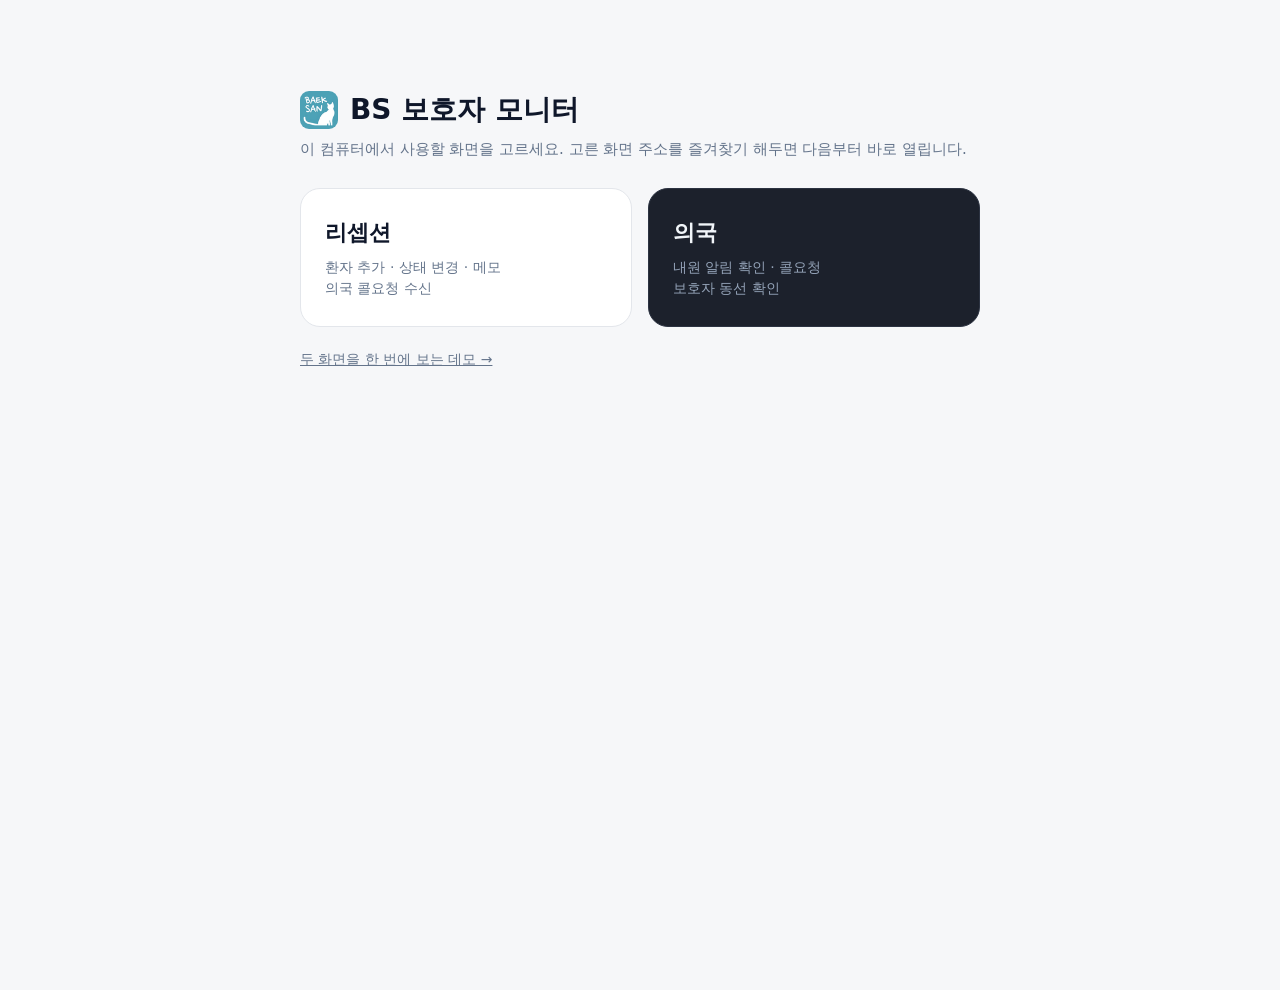
<file: index.html>
<!DOCTYPE html>
<html lang="ko">
<head>
<meta charset="utf-8">
<meta name="viewport" content="width=device-width, initial-scale=1">
<link rel="icon" type="image/png" sizes="32x32" href="/icons/icon-32.png">
<link rel="apple-touch-icon" href="/icons/icon-180.png">
<title>BS 보호자 모니터</title>
<link rel="stylesheet" href="style.css">
<style>
  .pick { max-width: 720px; margin: 10vh auto 0; padding: 0 20px; }
  .pick h1 { display: flex; align-items: center; gap: 12px; font-size: 28px; margin: 0 0 8px; }
  .opts { display: grid; grid-template-columns: 1fr 1fr; gap: 16px; margin-top: 28px; }
  .opt { display: block; text-decoration: none; border-radius: 20px; padding: 28px 24px; border: 1px solid var(--line); }
  .opt .t { font-size: 22px; font-weight: 900; }
  .opt .d { font-size: 14px; margin-top: 8px; }
  .opt.r { background: #fff; color: #0f172a; }
  .opt.r .d { color: #64748b; }
  .opt.i { background: #1c212c; color: #f1f5f9; border-color: #2c3342; }
  .opt.i .d { color: #94a3b8; }
  .opt:hover { outline: 3px solid var(--primary); }
  .demo { display: inline-block; margin-top: 22px; color: var(--muted); font-size: 14px; }
  @media (max-width: 600px) { .opts { grid-template-columns: 1fr; } }
</style>
</head>
<body class="light">
<div class="pick">
  <h1><img class="logo" src="/icons/icon-64.png" alt="BAEKSAN">BS 보호자 모니터</h1>
  <div class="muted">이 컴퓨터에서 사용할 화면을 고르세요. 고른 화면 주소를 즐겨찾기 해두면 다음부터 바로 열립니다.</div>
  <div class="opts">
    <a class="opt r" href="reception.html"><div class="t">리셉션</div><div class="d">환자 추가 · 상태 변경 · 메모<br>의국 콜요청 수신</div></a>
    <a class="opt i" href="internal.html"><div class="t">의국</div><div class="d">내원 알림 확인 · 콜요청<br>보호자 동선 확인</div></a>
  </div>
  <a class="demo" href="demo.html">두 화면을 한 번에 보는 데모 →</a>
</div>
</body>
</html>
</file>
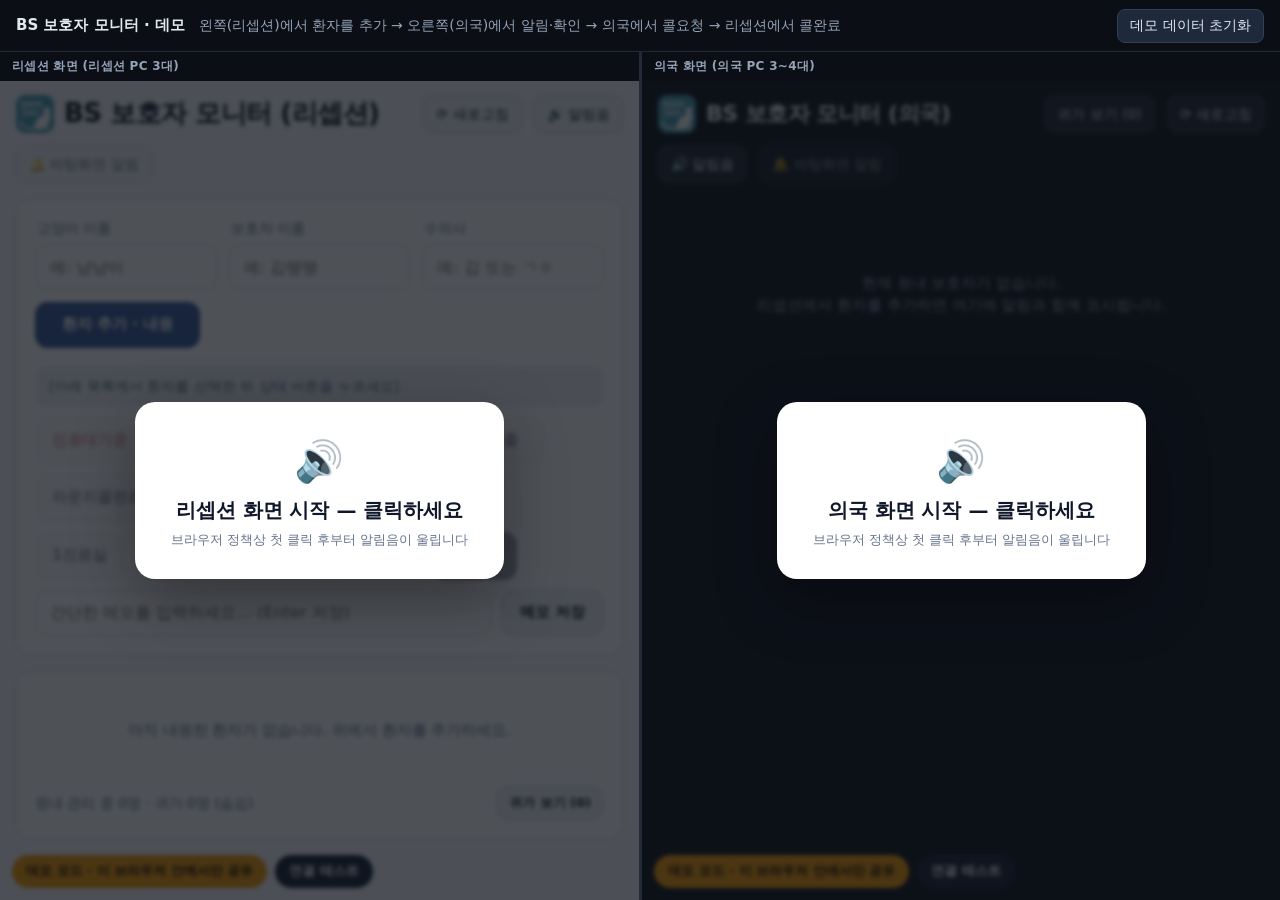
<file: demo.html>
<!DOCTYPE html>
<html lang="ko">
<head>
<meta charset="utf-8">
<meta name="viewport" content="width=device-width, initial-scale=1">
<link rel="icon" type="image/png" sizes="32x32" href="/icons/icon-32.png">
<link rel="apple-touch-icon" href="/icons/icon-180.png">
<title>BS 보호자 모니터 — 데모 (리셉션 + 의국)</title>
<style>
  * { box-sizing: border-box; }
  html, body { margin: 0; height: 100%; font-family: "Pretendard", "Apple SD Gothic Neo", "Malgun Gothic", system-ui, sans-serif; background: #0b0e14; }
  .bar { height: 52px; display: flex; align-items: center; gap: 14px; padding: 0 16px; background: #0b0e14; color: #e2e8f0; font-size: 14px; border-bottom: 1px solid #222a38; }
  .bar b { font-size: 15px; }
  .bar .sp { flex: 1; }
  .bar .hint { color: #94a3b8; white-space: nowrap; overflow: hidden; text-overflow: ellipsis; }
  .bar button { background: #1e293b; color: #e2e8f0; border: 1px solid #334155; border-radius: 8px; padding: 7px 12px; font: inherit; cursor: pointer; white-space: nowrap; }
  .panes { display: flex; height: calc(100% - 52px); }
  .pane { flex: 1; display: flex; flex-direction: column; min-width: 0; }
  .pane + .pane { border-left: 3px solid #222a38; }
  .lbl { padding: 6px 12px; font-size: 12px; font-weight: 800; letter-spacing: .3px; color: #94a3b8; background: #0b0e14; }
  iframe { flex: 1; border: 0; width: 100%; background: #fff; }
  @media (max-width: 900px) { .panes { flex-direction: column; } .pane + .pane { border-left: 0; border-top: 3px solid #222a38; } .hint { display: none; } }
</style>
</head>
<body>
<div class="bar">
  <b>BS 보호자 모니터 · 데모</b>
  <span class="hint">왼쪽(리셉션)에서 환자를 추가 → 오른쪽(의국)에서 알림·확인 → 의국에서 콜요청 → 리셉션에서 콜완료</span>
  <span class="sp"></span>
  <button id="reset">데모 데이터 초기화</button>
</div>
<div class="panes">
  <div class="pane"><div class="lbl">리셉션 화면 (리셉션 PC 3대)</div><iframe id="f1" src="reception.html?demo=1" title="리셉션"></iframe></div>
  <div class="pane"><div class="lbl">의국 화면 (의국 PC 3~4대)</div><iframe id="f2" src="internal.html?demo=1" title="의국"></iframe></div>
</div>
<script>
  // 두 화면 사이에 메시지를 전달 (데모 모드 전용)
  const frames = [document.getElementById('f1'), document.getElementById('f2')];
  window.addEventListener('message', (e) => {
    if (!e.data || !e.data.bsm) return;
    frames.forEach((f) => { if (f.contentWindow !== e.source) try { f.contentWindow.postMessage(e.data, '*'); } catch (_) {} });
  });
  document.getElementById('reset').onclick = () => {
    try { localStorage.removeItem('bsm.demo.v1'); } catch (_) {}
    const empty = { bsm: { type: 'state', from: 'reset', mid: 'reset' + Date.now(), state: { patients: {}, ts: Date.now() } } };
    frames.forEach((f) => { try { f.contentWindow.postMessage(empty, '*'); } catch (_) {} });
  };
</script>
</body>
</html>
</file>
<file: style.css>
/* BS 보호자 모니터 — 공통 스타일 (body.light = 리셉션, body.dark = 의국) */
* { box-sizing: border-box; }
html, body { margin: 0; }
body {
  font-family: "Pretendard", "Apple SD Gothic Neo", "Malgun Gothic", "Noto Sans KR", system-ui, sans-serif;
  font-size: 15px; line-height: 1.45; -webkit-font-smoothing: antialiased;
  min-height: 100vh;
}
button { font: inherit; cursor: pointer; }
input { font: inherit; }

body.light { --bg: #f6f7f9; --card: #ffffff; --line: #e3e6eb; --text: #0f172a; --muted: #64748b; --btn: #f1f4f8; --btn-line: #d5dbe3; --primary: #3b5f9e; --sel: #3b5f9e; }
body.dark  { --bg: #151922; --card: #1c212c; --line: #2c3342; --text: #f1f5f9; --muted: #94a3b8; --btn: #262d3a; --btn-line: #3a4355; --primary: #5b8def; --sel: #5b8def; }
body { background: var(--bg); color: var(--text); }

/* 창 너비 전체 사용 (좌우 여백 최소, 왼쪽 위부터 채움) */
.wrap { max-width: none; margin: 0; padding: 14px 16px 90px; }
.icon-btn.update { background: #f59e0b; border-color: #f59e0b; color: #1f1300; font-weight: 800; animation: pulseA 1.4s infinite; }
.card { background: var(--card); border: 1px solid var(--line); border-radius: 16px; padding: 18px; margin-bottom: 16px; }
.muted { color: var(--muted); }
.small { font-size: 13px; }

/* 헤더 */
.top { display: flex; align-items: center; gap: 12px; flex-wrap: wrap; margin-bottom: 16px; }
.top h1 { font-size: 26px; margin: 0; letter-spacing: -0.5px; display: flex; align-items: center; gap: 10px; white-space: nowrap; }
.logo { width: 38px; height: 38px; border-radius: 9px; flex: none; display: block; }
.top .sp { flex: 1; }
.icon-btn { height: 38px; min-width: 38px; padding: 0 12px; border-radius: 10px; border: 1px solid var(--btn-line); background: var(--btn); color: var(--text); font-size: 14px; display: inline-flex; align-items: center; gap: 6px; white-space: nowrap; }
.icon-btn.off { opacity: .55; }

/* 버튼 */
.btn { padding: 11px 18px; border-radius: 12px; border: 1px solid var(--btn-line); background: var(--btn); color: var(--text); font-weight: 700; white-space: nowrap; transition: transform .05s, background .15s; }
.btn:active { transform: scale(.97); }
.btn:disabled { opacity: .4; cursor: not-allowed; }
.btn.primary { background: var(--primary); border-color: var(--primary); color: #fff; }
.btn.dark { background: #1e293b; border-color: #1e293b; color: #fff; }
.btn.warn { background: #f59e0b; border-color: #f59e0b; color: #1f1300; }
.btn.danger { background: #dc2626; border-color: #dc2626; color: #fff; }
.btn.ok { background: #16a34a; border-color: #16a34a; color: #fff; }

/* 배지 */
.badge { display: inline-block; padding: 4px 12px; border-radius: 999px; font-weight: 800; font-size: 14px; white-space: nowrap; }

/* 연결 상태 */
.foot { position: fixed; left: 12px; bottom: 12px; display: flex; gap: 8px; z-index: 40; }
.pill { padding: 7px 14px; border-radius: 999px; font-weight: 700; font-size: 13px; color: #fff; background: #16a34a; border: 0; }
.pill.bad { background: #dc2626; }
.pill.demo { background: #f59e0b; color: #1f1300; }
.pill.dark { background: #1e293b; }

/* 토스트 */
#toasts { position: fixed; right: 16px; bottom: 16px; display: flex; flex-direction: column; gap: 8px; z-index: 60; max-width: 360px; }
.toast { background: #0f172a; color: #fff; padding: 11px 14px; border-radius: 12px; box-shadow: 0 6px 24px rgba(0,0,0,.25); display: flex; align-items: center; gap: 12px; font-size: 14px; animation: tin .2s ease-out; }
.toast button { background: #fff; color: #0f172a; border: 0; border-radius: 8px; padding: 5px 10px; font-weight: 800; }
@keyframes tin { from { transform: translateY(8px); opacity: 0; } }

/* 첫 클릭 안내 / 로그인 */
.gate { position: fixed; inset: 0; background: rgba(10,14,22,.72); display: grid; place-items: center; z-index: 100; cursor: pointer; backdrop-filter: blur(2px); }
.gate-box { background: #fff; color: #0f172a; border-radius: 20px; padding: 30px 36px; text-align: center; max-width: 380px; box-shadow: 0 20px 60px rgba(0,0,0,.35); }
.gate-ico { font-size: 40px; }
.gate-t { font-size: 20px; font-weight: 800; margin-top: 6px; }
.gate-s { color: #64748b; font-size: 13px; margin-top: 6px; }

@keyframes pulse { 0%,100% { box-shadow: 0 0 0 0 rgba(220,38,38,.55); } 50% { box-shadow: 0 0 0 6px rgba(220,38,38,0); } }
@keyframes pulseA { 0%,100% { box-shadow: 0 0 0 0 rgba(245,158,11,.6); } 50% { box-shadow: 0 0 0 6px rgba(245,158,11,0); } }
@keyframes blink { 50% { opacity: .45; } }
[hidden] { display: none !important; }

/* ── 플로우 통화 요청 패널 (리셉션·의국 공용) ── */
.calls { background: var(--card); border: 1px solid var(--line); border-left: 5px solid #0ea5e9; border-radius: 14px; padding: 12px 14px; margin-bottom: 14px; }
.calls-h { display: flex; align-items: center; gap: 10px; flex-wrap: wrap; margin-bottom: 8px; }
.calls-h b { font-size: 16px; }
.calls-n { background: #0ea5e9; color: #fff; font-weight: 800; border-radius: 999px; padding: 1px 10px; font-size: 13px; }
.calls-err { color: #dc2626; font-size: 13px; font-weight: 700; max-width: 60ch; overflow: hidden; text-overflow: ellipsis; white-space: nowrap; }
.calls-tg { padding: 5px 10px; font-size: 13px; }
.cc-sp { flex: 1; }
.calls-list { display: grid; grid-template-columns: repeat(auto-fill, minmax(320px, 1fr)); gap: 10px; align-items: start; }
.calls-empty { color: var(--muted); font-size: 14px; padding: 4px 2px; }
.call-card { border: 1.5px solid var(--line); border-radius: 12px; padding: 10px 12px; display: flex; flex-direction: column; gap: 4px; }
.call-card.editing { border-color: #0ea5e9; box-shadow: 0 0 0 3px rgba(14,165,233,.18); }
.cc-h { display: flex; align-items: center; gap: 6px; flex-wrap: wrap; }
.cc-nm { font-size: 17px; font-weight: 900; letter-spacing: -.3px; }
.cc-doc { font-size: 13px; font-weight: 800; background: #e0f2fe; color: #075985; padding: 2px 8px; border-radius: 6px; white-space: nowrap; }
.ct { font-size: 12px; font-weight: 800; padding: 2px 7px; border-radius: 6px; white-space: nowrap; }
.ct-in { background: #fee2e2; color: #991b1b; }
.ct-tm { background: #fef3c7; color: #92400e; }
.cc-r { font-size: 14px; font-weight: 700; }
.cc-ph { font-weight: 600; color: var(--muted); user-select: all; }
.cc-note { font-size: 13px; color: var(--muted); white-space: pre-wrap; }
.cc-m { font-size: 12px; color: var(--muted); }
.cc-acts, .cc-row { display: flex; gap: 6px; flex-wrap: wrap; margin-top: 4px; }
.cc-acts .btn, .cc-row .btn { padding: 7px 12px; font-size: 14px; }
.cc-form .inp { height: 38px; font-size: 14px; border: 1.5px solid var(--btn-line); border-radius: 9px; padding: 0 10px; background: var(--bg); color: var(--text); flex: 1; min-width: 0; }
.cc-form select.inp { flex: 0 1 220px; }
.calls-done { margin-top: 10px; border-top: 1px dashed var(--line); padding-top: 8px; display: flex; flex-direction: column; gap: 3px; font-size: 13px; color: var(--muted); }
body.dark .cc-doc { background: #0c4a6e; color: #e0f2fe; }
body.dark .ct-in { background: #7f1d1d; color: #fee2e2; }
body.dark .ct-tm { background: #78350f; color: #fef3c7; }

/* 확인 창 */
.confirm-bg { position: fixed; inset: 0; background: rgba(10,14,22,.55); display: grid; place-items: center; z-index: 120; }
.confirm-box { background: #fff; color: #0f172a; border-radius: 16px; padding: 22px 24px; width: min(440px, calc(100vw - 32px)); box-shadow: 0 20px 60px rgba(0,0,0,.35); }
.confirm-t { font-size: 18px; font-weight: 900; margin-bottom: 8px; }
.confirm-m { font-size: 15px; line-height: 1.55; color: #334155; }
.confirm-a { display: flex; justify-content: flex-end; gap: 8px; margin-top: 18px; }
</file>
